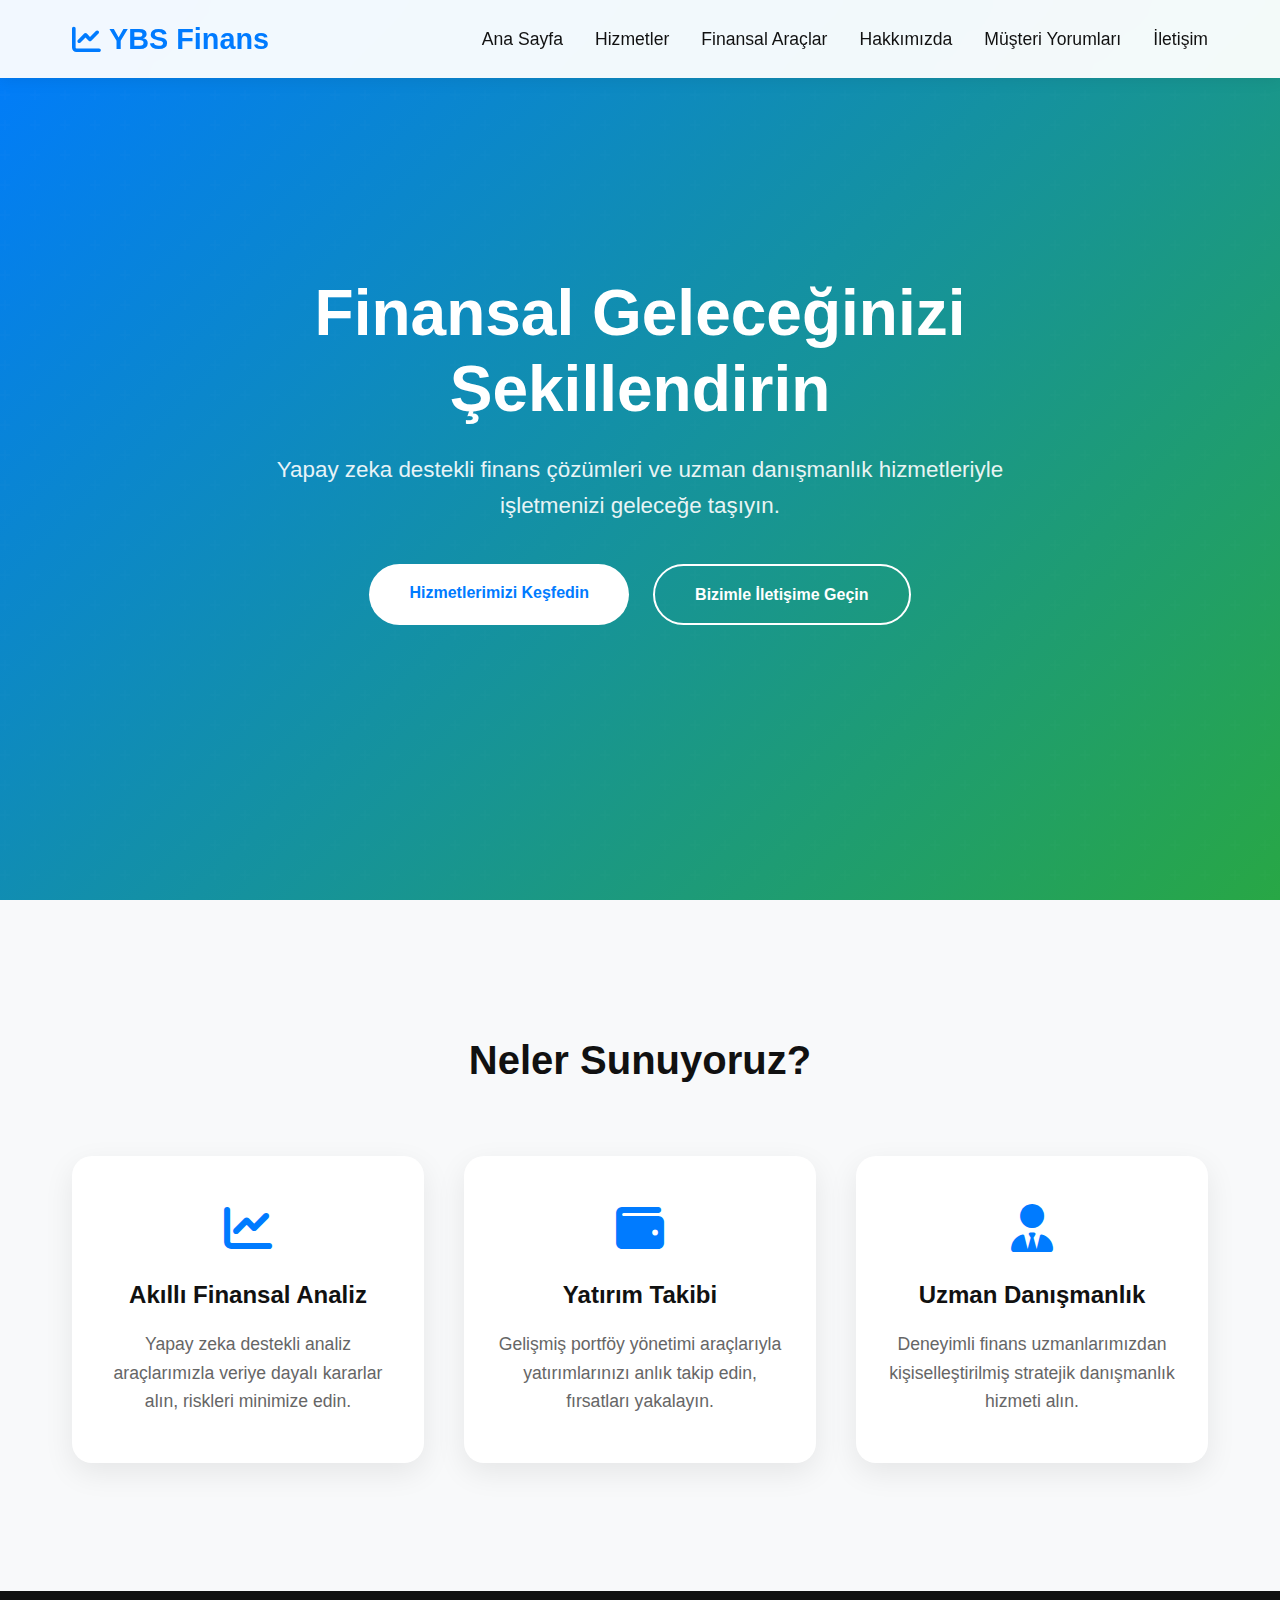
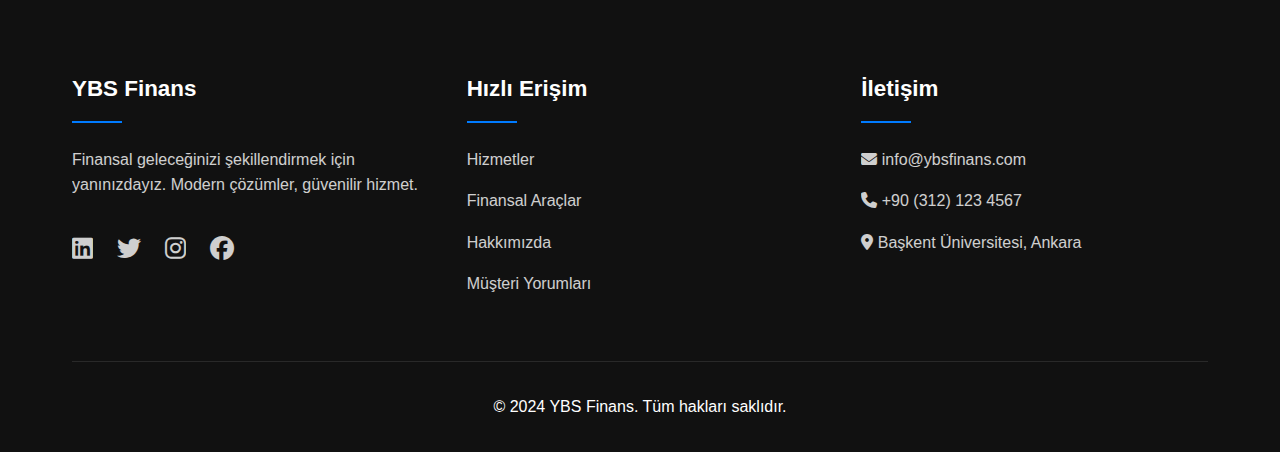
<file: index.html>
<!DOCTYPE html>
<html lang="tr">
<head>
  <meta charset="UTF-8">
  <!-- Sayfanın duyarlı tasarım için viewport ayarı -->
  <meta name="viewport" content="width=device-width, initial-scale=1.0">
  <title>YBS Finans</title>
  <!-- Font Awesome ikon kütüphanesini dahil ediyoruz -->
  <link rel="stylesheet" href="https://cdnjs.cloudflare.com/ajax/libs/font-awesome/6.5.1/css/all.min.css">
  <style>
    /* CSS değişkenleri ile renkler ve temalar tanımlanıyor */
    :root {
      --ana-renk: #007BFF; /* Birincil renk (mavi) */
      --ikincil-renk: #28a745; /* İkincil renk (yeşil) */
      --koyu-renk: #111; /* Koyu renk (genellikle arka plan) */
      --acik-renk: #f8f9fa; /* Açık renk (genellikle arka plan) */
      --gecis: all 0.3s ease; /* Geçiş efekti */
    }

    /* Tüm elemanlar için genel sıfırlama */
    * {
      margin: 0;
      padding: 0;
      box-sizing: border-box;
    }

    /* Sayfa genelinde kullanılacak yazı tipi ve temel renk ayarları */
    body {
      font-family: 'Inter', -apple-system, sans-serif;
      line-height: 1.6;
      color: var(--yazi-renk); /* Genel yazı rengi */
      background-color: var(--acik-renk); /* Sayfanın arka plan rengi */
    }

    /* İçeriğin merkezlenmesi ve maksimum genişlik ayarı */
    .container {
      max-width: 1200px;
      margin: 0 auto;
      padding: 0 2rem;
    }

    /* Navigasyon Çubuğu Stilleri */
    .navbar {
      background: rgba(255, 255, 255, 0.95); /* Yarı saydam beyaz arka plan */
      backdrop-filter: blur(10px); /* Arka plan bulanıklığı */
      position: fixed; /* Sayfanın üst kısmında sabitlenir */
      width: 100%;
      top: 0;
      z-index: 1000; /* Diğer öğelerin üzerinde görünmesini sağlar */
      padding: 1rem 0;
      box-shadow: 0 2px 15px rgba(0, 0, 0, 0.08); /* Hafif gölge efekti */
    }

    /* Navigasyon çubuğu içerisindeki kapsayıcı stili */
    .nav-container {
      display: flex;
      justify-content: space-between;
      align-items: center;
    }

    /* Logo stili */
    .logo {
      font-size: 1.8rem;
      font-weight: 700;
      color: var(--ana-renk); /* Logo rengi */
      text-decoration: none;
      display: flex;
      align-items: center;
      gap: 0.5rem; /* İkon ve metin arasındaki boşluk */
    }

    /* Navigasyon bağlantıları stili */
    .nav-links {
      display: flex;
      gap: 2rem;
      list-style: none;
    }

    /* Navigasyon bağlantılarının genel stili */
    .nav-links a {
      color: var(--koyu-renk);
      text-decoration: none;
      font-weight: 500;
      font-size: 1.1rem;
      padding: 0.5rem 0;
      position: relative;
      transition: var(--gecis);
    }

    /* Navigasyon bağlantılarının altındaki çizgi efekti */
    .nav-links a::after {
      content: '';
      position: absolute;
      bottom: 0;
      left: 0;
      width: 0;
      height: 2px;
      background: var(--ana-renk);
      transition: var(--gecis);
    }

    /* Hover durumunda alt çizgi genişler */
    .nav-links a:hover::after,
    .nav-links .aktif::after {
      width: 100%;
    }

    /* Başlık Bölümü Stilleri */
    .hero {
      min-height: 100vh; /* Görüntü yüksekliği tam ekran */
      background: linear-gradient(135deg, var(--ana-renk), var(--ikincil-renk)); /* Gradient arka plan */
      display: flex;
      align-items: center;
      position: relative;
      overflow: hidden;
    }

    /* Başlık bölümünün arka planına desen eklemek için */
    .hero::before {
      content: '';
      position: absolute;
      width: 100%;
      height: 100%;
      background: url("data:image/svg+xml,%3Csvg width='60' height='60' viewBox='0 0 60 60' xmlns='http://www.w3.org/2000/svg'%3E%3Cg fill='none' fill-rule='evenodd'%3E%3Cg fill='%23ffffff' fill-opacity='0.1'%3E%3Cpath d='M36 34v-4h-2v4h-4v2h4v4h2v-4h4v-2h-4zm0-30V0h-2v4h-4v2h4v4h2V6h4V4h-4zM6 34v-4H4v4H0v2h4v4h2v-4h4v-2H6zM6 4V0H4v4H0v2h4v4h2V6h4V4H6z'/%3E%3C/g%3E%3C/g%3E%3C/svg%3E");
      opacity: 0.1; /* Desenin opaklığı */
    }

    /* Hero içerik stili */
    .hero-content {
      color: white;
      max-width: 800px;
      margin: 0 auto;
      text-align: center;
      padding: 2rem;
      position: relative;
    }

    /* Başlık metni stili ve animasyonu */
    .hero-content h1 {
      font-size: 4rem;
      font-weight: 800;
      margin-bottom: 1.5rem;
      line-height: 1.2;
    }

    /* Açıklama metni stili */
    .hero-content p {
      font-size: 1.4rem;
      margin-bottom: 2.5rem;
      opacity: 0.9;
    }

    /* Butonlar bölümü stili */
    .hero-buttons {
      display: flex;
      gap: 1.5rem;
      justify-content: center;
    }

    /* Genel buton stili */
    .btn {
      padding: 1rem 2.5rem;
      border-radius: 50px;
      font-weight: 600;
      text-decoration: none;
      transition: var(--gecis);
    }

    /* Birincil buton stili */
    .btn-primary {
      background: white;
      color: var(--ana-renk);
    }

    /* İkincil buton stili */
    .btn-secondary {
      background: transparent;
      border: 2px solid white;
      color: white;
    }

    /* Buton hover efekti */
    .btn:hover {
      transform: translateY(-3px);
      box-shadow: 0 10px 20px rgba(0, 0, 0, 0.1);
    }

    /* Özellikler Bölümü Stilleri */
    .features {
      padding: 8rem 0;
      background: var(--acik-renk); /* Açık arka plan rengi */
    }

    /* Bölüm başlığı stili */
    .section-title {
      text-align: center;
      font-size: 2.5rem;
      margin-bottom: 4rem;
      color: var(--koyu-renk);
    }

    /* Özellikler grid düzeni */
    .features-grid {
      display: grid;
      grid-template-columns: repeat(auto-fit, minmax(300px, 1fr));
      gap: 2.5rem;
    }

    /* Her bir özellik kartının stili */
    .feature-card {
      background: white;
      padding: 3rem 2rem;
      border-radius: 20px;
      box-shadow: 0 10px 30px rgba(0,0,0,0.08);
      text-align: center;
      transition: var(--gecis);
      position: relative;
      overflow: hidden;
    }

    /* Özellik kartının üst kısmındaki çizgi efekti */
    .feature-card::before {
      content: '';
      position: absolute;
      top: 0;
      left: 0;
      width: 100%;
      height: 5px;
      background: linear-gradient(to right, var(--ana-renk), var(--ikincil-renk));
      transform: translateY(-100%); /* Başlangıçta çizgi görünmez */
      transition: var(--gecis);
    }

    /* Hover durumunda kart yukarı kayar ve çizgi görünür hale gelir */
    .feature-card:hover {
      transform: translateY(-10px);
    }

    .feature-card:hover::before {
      transform: translateY(0);
    }

    /* Özellik kartındaki ikon stili */
    .feature-card i {
      font-size: 3rem;
      color: var(--ana-renk);
      margin-bottom: 1.5rem;
    }

    /* Özellik kartındaki başlık stili */
    .feature-card h3 {
      font-size: 1.5rem;
      margin-bottom: 1rem;
      color: var(--koyu-renk);
    }

    /* Özellik kartındaki açıklama metni stili */
    .feature-card p {
      color: #666;
      font-size: 1.1rem;
    }

    /* Altbilgi (Footer) Stilleri */
    .footer {
      background: var(--koyu-renk);
      color: white;
      padding: 5rem 0 2rem;
    }

    /* Altbilgi grid düzeni */
    .footer-grid {
      display: grid;
      grid-template-columns: repeat(auto-fit, minmax(250px, 1fr));
      gap: 3rem;
      margin-bottom: 3rem;
    }

    /* Altbilgi kolon başlığı stili */
    .footer-col h3 {
      font-size: 1.4rem;
      margin-bottom: 1.5rem;
      position: relative;
      padding-bottom: 1rem;
    }

    /* Başlık altındaki çizgi efekti */
    .footer-col h3::after {
      content: '';
      position: absolute;
      bottom: 0;
      left: 0;
      width: 50px;
      height: 2px;
      background: var(--ana-renk);
    }

    /* Altbilgi kolonunda yer alan paragraf stili */
    .footer-col p {
      margin-bottom: 1rem;
      opacity: 0.8;
    }

    /* Altbilgi bağlantıları listesi stili */
    .footer-links {
      list-style: none;
    }

    /* Her bir bağlantı listesi öğesi stili */
    .footer-links li {
      margin-bottom: 1rem;
    }

    /* Altbilgi bağlantılarının genel stili */
    .footer-links a {
      color: white;
      text-decoration: none;
      opacity: 0.8;
      transition: var(--gecis);
    }

    /* Hover durumunda bağlantı stili */
    .footer-links a:hover {
      opacity: 1;
      color: var(--ana-renk);
    }

    /* Altbilgi alt kısmı stili */
    .footer-bottom {
      text-align: center;
      padding-top: 2rem;
      border-top: 1px solid rgba(255, 255, 255, 0.1);
    }

    /* Sosyal Medya Bağlantıları Stili */
    .social-links {
      display: flex;
      gap: 1.5rem;
      margin-top: 2rem;
    }

    /* Sosyal medya ikonlarının stili */
    .social-links a {
      color: white;
      font-size: 1.5rem;
      opacity: 0.8;
      transition: var(--gecis);
    }

    /* Hover durumunda ikon stili */
    .social-links a:hover {
      opacity: 1;
      color: var(--ana-renk);
      transform: translateY(-3px);
    }

    /* Duyarlı Tasarım için medya sorguları */
    @media (max-width: 768px) {
      /* Navigasyon bağlantılarını gizler */
      .nav-links {
        display: none;
      }

      /* Hero başlık font boyutunu küçültür */
      .hero-content h1 {
        font-size: 2.5rem;
      }

      /* Hero açıklama font boyutunu küçültür */
      .hero-content p {
        font-size: 1.1rem;
      }

      /* Butonların düzenini dikey yapar */
      .hero-buttons {
        flex-direction: column;
      }

      /* Özellik kartlarının paddingini küçültür */
      .feature-card {
        padding: 2rem 1.5rem;
      }
    }
  </style>
</head>
<body>
  <!-- Navigasyon Çubuğu -->
  <nav class="navbar">
    <div class="container nav-container">
      <!-- Logo ve ana sayfa bağlantısı -->
      <a href="index.html" class="logo">
        <i class="fas fa-chart-line"></i>
        YBS Finans
      </a>
      <!-- Navigasyon bağlantıları -->
      <ul class="nav-links">
        <li><a href="index.html">Ana Sayfa</a></li>
        <li><a href="hizmetler.html">Hizmetler</a></li>
        <li><a href="araclar.html">Finansal Araçlar</a></li>
        <li><a href="hakkimizda.html">Hakkımızda</a></li>
        <li><a href="referanslar.html">Müşteri Yorumları</a></li>
        <li><a href="iletisim.html">İletişim</a></li>
      </ul>
    </div>
  </nav>

  <!-- Hero Bölümü -->
  <section class="hero">
    <div class="container hero-content">
      <h1>Finansal Geleceğinizi Şekillendirin</h1>
      <p>Yapay zeka destekli finans çözümleri ve uzman danışmanlık hizmetleriyle işletmenizi geleceğe taşıyın.</p>
      <div class="hero-buttons">
        <a href="hizmetler.html" class="btn btn-primary">Hizmetlerimizi Keşfedin</a>
        <a href="iletisim.html" class="btn btn-secondary">Bizimle İletişime Geçin</a>
      </div>
    </div>
  </section>

  <!-- Özellikler Bölümü -->
  <section class="features">
    <div class="container">
      <h2 class="section-title">Neler Sunuyoruz?</h2>
      <div class="features-grid">
        <!-- Özellik Kartı 1 -->
        <div class="feature-card">
          <i class="fas fa-chart-line"></i>
          <h3>Akıllı Finansal Analiz</h3>
          <p>Yapay zeka destekli analiz araçlarımızla veriye dayalı kararlar alın, riskleri minimize edin.</p>
        </div>
        <!-- Özellik Kartı 2 -->
        <div class="feature-card">
          <i class="fas fa-wallet"></i>
          <h3>Yatırım Takibi</h3>
          <p>Gelişmiş portföy yönetimi araçlarıyla yatırımlarınızı anlık takip edin, fırsatları yakalayın.</p>
        </div>
        <!-- Özellik Kartı 3 -->
        <div class="feature-card">
          <i class="fas fa-user-tie"></i>
          <h3>Uzman Danışmanlık</h3>
          <p>Deneyimli finans uzmanlarımızdan kişiselleştirilmiş stratejik danışmanlık hizmeti alın.</p>
        </div>
      </div>
    </div>
  </section>

  <!-- Altbilgi (Footer) -->
  <footer class="footer">
    <div class="container">
      <div class="footer-grid">
        <!-- Footer Kolonu 1 -->
        <div class="footer-col">
          <h3>YBS Finans</h3>
          <p>Finansal geleceğinizi şekillendirmek için yanınızdayız. Modern çözümler, güvenilir hizmet.</p>
          <div class="social-links">
            <a href="#"><i class="fab fa-linkedin"></i></a>
            <a href="#"><i class="fab fa-twitter"></i></a>
            <a href="#"><i class="fab fa-instagram"></i></a>
            <a href="#"><i class="fab fa-facebook"></i></a>
          </div>
        </div>
        <!-- Footer Kolonu 2 -->
        <div class="footer-col">
          <h3>Hızlı Erişim</h3>
          <ul class="footer-links">
            <li><a href="hizmetler.html">Hizmetler</a></li>
            <li><a href="araclar.html">Finansal Araçlar</a></li>
            <li><a href="hakkimizda.html">Hakkımızda</a></li>
            <li><a href="referanslar.html">Müşteri Yorumları</a></li>
          </ul>
        </div>
        <!-- Footer Kolonu 3 -->
        <div class="footer-col">
          <h3>İletişim</h3>
          <p><i class="fas fa-envelope"></i> info@ybsfinans.com</p>
          <p><i class="fas fa-phone"></i> +90 (312) 123 4567</p>
          <p><i class="fas fa-map-marker-alt"></i> Başkent Üniversitesi, Ankara</p>
        </div>
      </div>
      <div class="footer-bottom">
        <p>&copy; 2024 YBS Finans. Tüm hakları saklıdır.</p>
      </div>
    </div>
  </footer>

  <script>
    // Navigasyon çubuğu kaydırma efekti
    window.addEventListener("scroll", function () {
      // Navigasyon çubuğunu seçiyoruz
      const navigasyonCubugu = document.querySelector(".navbar");
      // Sayfa kaydırma miktarına göre sınıf ekleme veya kaldırma
      if (window.scrollY > 50) {
        navigasyonCubugu.classList.add("kaydirildi");
      } else {
        navigasyonCubugu.classList.remove("kaydirildi");
      }
    });
  </script>
</body>
</html>
</file>
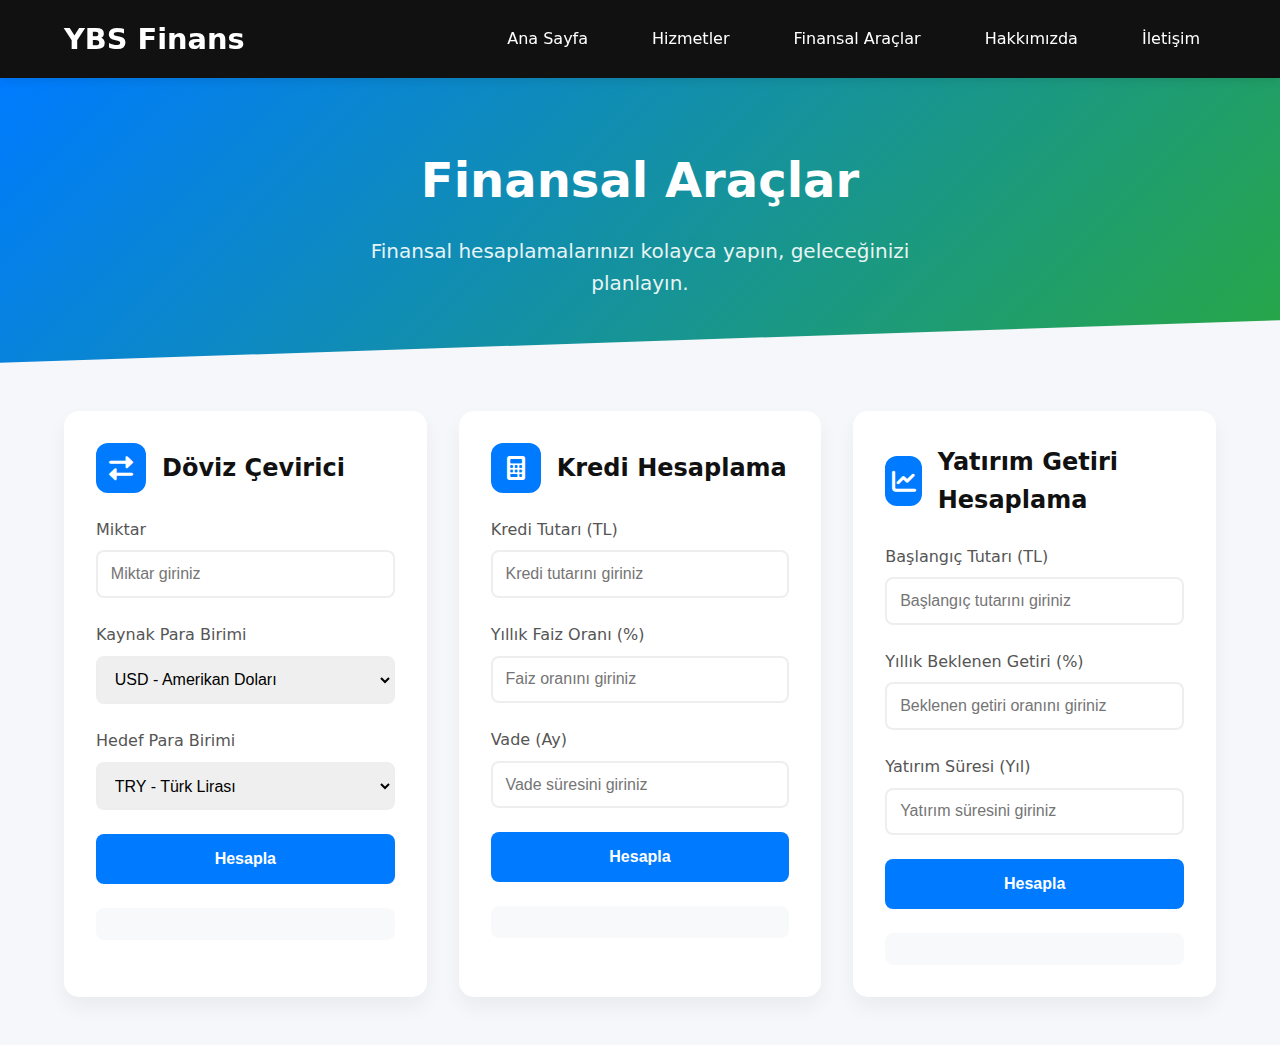
<file: araclar.html>
<!DOCTYPE html>
<html lang="tr">
<head>
  <meta charset="UTF-8">
  <!-- Sayfanın duyarlı tasarım için viewport ayarı -->
  <meta name="viewport" content="width=device-width, initial-scale=1.0">
  <title>Finansal Araçlar - YBS Finans</title>
  <!-- Font Awesome ikon kütüphanesini dahil ediyoruz -->
  <link href="https://cdnjs.cloudflare.com/ajax/libs/font-awesome/6.0.0/css/all.min.css" rel="stylesheet">
  <style>
    /* CSS değişkenleri ile renkler ve temalar tanımlanıyor */
    :root {
      --ana-renk: #007BFF; /* Birincil renk */
      --ikincil-renk: #28a745; /* İkincil renk */
      --koyu-renk: #111; /* Koyu renk */
      --acik-renk: #f8f9fa; /* Açık renk */
      --gecis: all 0.3s ease; /* Geçiş efekti */
    }

    /* Sayfa genelindeki margin ve padding sıfırlanır, box-sizing belirlenir */
    * {
      margin: 0;
      padding: 0;
      box-sizing: border-box;
    }

    /* Sayfanın genel yazı tipi ve renk ayarları */
    body {
      font-family: 'Segoe UI', system-ui, sans-serif;
      margin: 0;
      padding: 0;
      background-color: #f5f7fa; /* Sayfanın arka plan rengi */
      color: #333; /* Genel yazı rengi */
      line-height: 1.6;
    }

    /* İçeriğin merkezlenmesi ve maksimum genişlik ayarı */
    .kapsayici {
      width: 90%;
      max-width: 1200px;
      margin: auto;
      padding: 0 2rem;
    }

    /* Navigasyon Çubuğu Stilleri */
    .navigasyon-cubugu {
      background-color: var(--koyu-renk);
      box-shadow: 0 2px 10px rgba(0,0,0,0.1);
      position: sticky;
      top: 0;
      z-index: 1000;
    }

    /* Navigasyon çubuğu içerisindeki kapsayıcı stili */
    .navigasyon-cubugu .kapsayici {
      display: flex;
      justify-content: space-between;
      align-items: center;
      padding: 1rem 0;
    }

    /* Logo stili */
    .logo {
      font-size: 1.8rem;
      font-weight: 700;
      color: #fff;
      text-decoration: none;
      transition: var(--gecis);
    }

    /* Navigasyon bağlantıları stili */
    .navigasyon-baglanti {
      display: flex;
      gap: 2rem;
      list-style: none;
      margin: 0;
      padding: 0;
    }

    /* Navigasyon bağlantılarının genel stili */
    .navigasyon-baglanti a {
      color: #fff;
      text-decoration: none;
      font-weight: 500;
      transition: var(--gecis);
      padding: 0.5rem 1rem;
      border-radius: 5px;
    }

    /* Navigasyon bağlantılarının üzerine gelindiğinde arka plan rengi değişir */
    .navigasyon-baglanti a:hover {
      background-color: rgba(255,255,255,0.1);
    }

    /* Başlık Bölümü Stilleri */
    .araclar-kahraman {
      background: linear-gradient(135deg, var(--ana-renk), var(--ikincil-renk));
      color: #fff;
      padding: 4rem 0;
      text-align: center;
      clip-path: polygon(0 0, 100% 0, 100% 85%, 0 100%);
    }

    /* Başlık bölümündeki başlık metni stili ve animasyonu */
    .araclar-kahraman h1 {
      font-size: 3rem;
      margin-bottom: 1rem;
      animation: fadeInUp 0.8s ease;
    }

    /* Başlık altındaki açıklama metni stili ve animasyonu */
    .araclar-kahraman p {
      font-size: 1.25rem;
      opacity: 0.9;
      max-width: 600px;
      margin: 0 auto;
      animation: fadeInUp 1s ease;
    }

    /* Finansal Araçlar İçeriği Stilleri */
    .araclar-ag {
      display: grid;
      grid-template-columns: repeat(auto-fit, minmax(300px, 1fr));
      gap: 2rem;
      padding: 3rem 0;
    }

    /* Her bir finansal aracın kart stili */
    .arac-karti {
      background: #fff;
      border-radius: 15px;
      box-shadow: 0 10px 20px rgba(0,0,0,0.05);
      padding: 2rem;
      transition: var(--gecis);
    }

    /* Kart üzerine gelindiğinde hafif yukarı kayma ve gölge efekti */
    .arac-karti:hover {
      transform: translateY(-5px);
      box-shadow: 0 15px 30px rgba(0,0,0,0.1);
    }

    /* Kart başlığı ve ikonu için üst kısım */
    .arac-basligi {
      display: flex;
      align-items: center;
      margin-bottom: 1.5rem;
    }

    /* Karttaki ikonun stili */
    .arac-ikon {
      width: 50px;
      height: 50px;
      background: var(--ana-renk);
      border-radius: 12px;
      display: flex;
      align-items: center;
      justify-content: center;
      margin-right: 1rem;
    }

    /* İkon içindeki Font Awesome ikon stili */
    .arac-ikon i {
      color: #fff;
      font-size: 1.5rem;
    }

    /* Araç başlık metni stili */
    .arac-baslik {
      font-size: 1.5rem;
      margin: 0;
      color: var(--koyu-renk);
    }

    /* Giriş grubu stili */
    .input-grubu {
      margin-bottom: 1.5rem;
    }

    /* Giriş grubu içindeki etiket stili */
    .input-grubu label {
      display: block;
      margin-bottom: 0.5rem;
      color: #555;
      font-weight: 500;
    }

    /* Giriş alanlarının genel stili */
    .input-alani {
      width: 100%;
      padding: 0.8rem;
      border: 2px solid #eee;
      border-radius: 8px;
      font-size: 1rem;
      transition: var(--gecis);
    }

    /* Giriş alanına odaklanıldığında border rengi değişir */
    .input-alani:focus {
      border-color: var(--ana-renk);
      outline: none;
    }

    /* Buton stili */
    .buton {
      width: 100%;
      padding: 1rem;
      border: none;
      border-radius: 8px;
      background: var(--ana-renk);
      color: #fff;
      font-size: 1rem;
      font-weight: 600;
      cursor: pointer;
      transition: var(--gecis);
    }

    /* Buton üzerine gelindiğinde arka plan rengi koyulaşır */
    .buton:hover {
      background: #0056b3;
    }

    /* Sonuç bölümü stili */
    .sonuc {
      margin-top: 1.5rem;
      padding: 1rem;
      background: var(--acik-renk);
      border-radius: 8px;
      text-align: center;
      font-weight: 500;
    }

    /* Animasyon tanımları */
    @keyframes fadeInUp {
      from {
        opacity: 0;
        transform: translateY(20px);
      }
      to {
        opacity: 1;
        transform: translateY(0);
      }
    }

    /* Duyarlı Tasarım için medya sorguları */
    @media (max-width: 768px) {
      /* Başlık bölümündeki başlık font boyutunu küçültür */
      .araclar-kahraman h1 {
        font-size: 2rem;
      }

      /* Navigasyon bağlantılarını gizler */
      .navigasyon-baglanti {
        display: none;
      }

      /* Mobil menü butonunu gösterir */
      .mobil-menu-butonu {
        display: block;
      }
    }
  </style>
</head>
<body>
  <!-- Navigasyon Çubuğu -->
  <header class="navigasyon-cubugu">
    <div class="kapsayici">
      <!-- Logo ve ana sayfa bağlantısı -->
      <a href="index.html" class="logo">YBS Finans</a>
      <!-- Navigasyon bağlantıları -->
      <nav>
        <ul class="navigasyon-baglanti">
          <li><a href="index.html">Ana Sayfa</a></li>
          <li><a href="hizmetler.html">Hizmetler</a></li>
          <li><a href="araclar.html" class="aktif">Finansal Araçlar</a></li>
          <li><a href="hakkimizda.html">Hakkımızda</a></li>
          <li><a href="iletisim.html">İletişim</a></li>
        </ul>
      </nav>
    </div>
  </header>

  <!-- Finansal Araçlar Başlık Bölümü -->
  <section class="araclar-kahraman">
    <div class="kapsayici">
      <h1>Finansal Araçlar</h1>
      <p>Finansal hesaplamalarınızı kolayca yapın, geleceğinizi planlayın.</p>
    </div>
  </section>

  <!-- Finansal Araçlar İçeriği -->
  <main class="kapsayici araclar-ag">
    <!-- Döviz Çevirici Aracı -->
    <div class="arac-karti">
      <div class="arac-basligi">
        <div class="arac-ikon">
          <i class="fas fa-exchange-alt"></i>
        </div>
        <h2 class="arac-baslik">Döviz Çevirici</h2>
      </div>
      <div class="input-grubu">
        <label>Miktar</label>
        <input type="number" id="miktar" class="input-alani" placeholder="Miktar giriniz">
      </div>
      <div class="input-grubu">
        <label>Kaynak Para Birimi</label>
        <select id="kaynak-para-birimi" class="input-alani">
          <option value="USD">USD - Amerikan Doları</option>
          <option value="EUR">EUR - Euro</option>
          <option value="TRY">TRY - Türk Lirası</option>
          <option value="GBP">GBP - İngiliz Sterlini</option>
          <option value="JPY">JPY - Japon Yeni</option>
        </select>
      </div>
      <div class="input-grubu">
        <label>Hedef Para Birimi</label>
        <select id="hedef-para-birimi" class="input-alani">
          <option value="TRY">TRY - Türk Lirası</option>
          <option value="USD">USD - Amerikan Doları</option>
          <option value="EUR">EUR - Euro</option>
          <option value="GBP">GBP - İngiliz Sterlini</option>
          <option value="JPY">JPY - Japon Yeni</option>
        </select>
      </div>
      <button onclick="convertCurrency()" class="buton">Hesapla</button>
      <div id="sonuc" class="sonuc"></div>
    </div>

    <!-- Kredi Hesaplama Aracı -->
    <div class="arac-karti">
      <div class="arac-basligi">
        <div class="arac-ikon">
          <i class="fas fa-calculator"></i>
        </div>
        <h2 class="arac-baslik">Kredi Hesaplama</h2>
      </div>
      <div class="input-grubu">
        <label>Kredi Tutarı (TL)</label>
        <input type="number" id="kredi-tutari" class="input-alani" placeholder="Kredi tutarını giriniz">
      </div>
      <div class="input-grubu">
        <label>Yıllık Faiz Oranı (%)</label>
        <input type="number" id="faiz-orani" class="input-alani" placeholder="Faiz oranını giriniz">
      </div>
      <div class="input-grubu">
        <label>Vade (Ay)</label>
        <input type="number" id="vade" class="input-alani" placeholder="Vade süresini giriniz">
      </div>
      <button onclick="calculateLoan()" class="buton">Hesapla</button>
      <div id="kredi-sonucu" class="sonuc"></div>
    </div>

    <!-- Yatırım Getiri Hesaplama Aracı -->
    <div class="arac-karti">
      <div class="arac-basligi">
        <div class="arac-ikon">
          <i class="fas fa-chart-line"></i>
        </div>
        <h2 class="arac-baslik">Yatırım Getiri Hesaplama</h2>
      </div>
      <div class="input-grubu">
        <label>Başlangıç Tutarı (TL)</label>
        <input type="number" id="baslangic-tutari" class="input-alani" placeholder="Başlangıç tutarını giriniz">
      </div>
      <div class="input-grubu">
        <label>Yıllık Beklenen Getiri (%)</label>
        <input type="number" id="beklenen-getiri" class="input-alani" placeholder="Beklenen getiri oranını giriniz">
      </div>
      <div class="input-grubu">
        <label>Yatırım Süresi (Yıl)</label>
        <input type="number" id="yatirim-suresi" class="input-alani" placeholder="Yatırım süresini giriniz">
      </div>
      <button onclick="calculateInvestment()" class="buton">Hesapla</button>
      <div id="yatirim-sonucu" class="sonuc"></div>
    </div>
  </main>

  <!-- JavaScript Fonksiyonları -->
  <script>
    // Döviz kurlarını tanımlıyoruz
    const dovizKurlari = {
      USD: { TRY: 31.5, EUR: 0.92, GBP: 0.79, JPY: 150.50 },
      EUR: { TRY: 34.2, USD: 1.09, GBP: 0.86, JPY: 163.85 },
      TRY: { USD: 0.032, EUR: 0.029, GBP: 0.025, JPY: 4.79 },
      GBP: { USD: 1.27, EUR: 1.16, TRY: 39.8, JPY: 190.52 },
      JPY: { USD: 0.0066, EUR: 0.0061, GBP: 0.0052, TRY: 0.21 }
    };

    // Döviz Çevirici Fonksiyonu
    function convertCurrency() {
      // Kullanıcıdan alınan miktar ve para birimlerini alıyoruz
      const miktar = parseFloat(document.getElementById("miktar").value);
      const kaynakParaBirimi = document.getElementById("kaynak-para-birimi").value;
      const hedefParaBirimi = document.getElementById("hedef-para-birimi").value;

      // Miktarın geçerli olup olmadığını kontrol ediyoruz
      if (isNaN(miktar)) {
        document.getElementById("sonuc").innerHTML = "Lütfen geçerli bir miktar giriniz";
        return;
      }

      // Kaynak ve hedef para birimi aynıysa doğrudan sonucu gösteriyoruz
      if (kaynakParaBirimi === hedefParaBirimi) {
        document.getElementById("sonuc").innerHTML = `${miktar.toFixed(2)} ${kaynakParaBirimi}`;
        return;
      }

      // Döviz kurunu alıyoruz ve çeviriyi hesaplıyoruz
      const kur = dovizKurlari[kaynakParaBirimi][hedefParaBirimi];
      const sonuc = miktar * kur;
      document.getElementById("sonuc").innerHTML = `${miktar.toFixed(2)} ${kaynakParaBirimi} = ${sonuc.toFixed(2)} ${hedefParaBirimi}`;
    }

    // Kredi Hesaplama Fonksiyonu
    function calculateLoan() {
      // Kullanıcıdan alınan kredi tutarı, faiz oranı ve vade süresini alıyoruz
      const krediTutari = parseFloat(document.getElementById("kredi-tutari").value);
      const faizOrani = parseFloat(document.getElementById("faiz-orani").value);
      const vade = parseInt(document.getElementById("vade").value);

      // Girişlerin geçerli olup olmadığını kontrol ediyoruz
      if (isNaN(krediTutari) || isNaN(faizOrani) || isNaN(vade)) {
        document.getElementById("kredi-sonucu").innerHTML = "Lütfen tüm alanları doldurun";
        return;
      }

      // Aylık faiz oranını hesaplıyoruz
      const aylikFaizOrani = faizOrani / 12 / 100;
      // Aylık ödemeyi hesaplıyoruz
      const aylikOdeme = (krediTutari * aylikFaizOrani * Math.pow(1 + aylikFaizOrani, vade)) / 
                          (Math.pow(1 + aylikFaizOrani, vade) - 1);
      // Toplam ödemeyi ve toplam faizi hesaplıyoruz
      const toplamOdeme = aylikOdeme * vade;
      const toplamFaiz = toplamOdeme - krediTutari;

      // Sonuçları kullanıcıya gösteriyoruz
      document.getElementById("kredi-sonucu").innerHTML = `
        Aylık Ödeme: ${aylikOdeme.toFixed(2)} TL<br>
        Toplam Ödeme: ${toplamOdeme.toFixed(2)} TL<br>
        Toplam Faiz: ${toplamFaiz.toFixed(2)} TL
      `;
    }

    // Yatırım Getiri Hesaplama Fonksiyonu
    function calculateInvestment() {
      // Kullanıcıdan alınan başlangıç tutarı, beklenen getiri oranı ve yatırım süresini alıyoruz
      const baslangicTutari = parseFloat(document.getElementById("baslangic-tutari").value);
      const beklenenGetiriOrani = parseFloat(document.getElementById("beklenen-getiri").value);
      const yatirimSuresi = parseInt(document.getElementById("yatirim-suresi").value);

      // Girişlerin geçerli olup olmadığını kontrol ediyoruz
      if (isNaN(baslangicTutari) || isNaN(beklenenGetiriOrani) || isNaN(yatirimSuresi)) {
        document.getElementById("yatirim-sonucu").innerHTML = "Lütfen tüm alanları doldurun";
        return;
      }

      // Yatırımın son halini ve toplam kazancı hesaplıyoruz
      const finalTutari = baslangicTutari * Math.pow(1 + beklenenGetiriOrani / 100, yatirimSuresi);
      const toplamKazanc = finalTutari - baslangicTutari;

      // Sonuçları kullanıcıya gösteriyoruz
      document.getElementById("yatirim-sonucu").innerHTML = `
        Toplam Tutar: ${finalTutari.toFixed(2)} TL<br>
        Toplam Kazanç: ${toplamKazanc.toFixed(2)} TL
      `;
    }
  </script>
</body>
</html>
</file>
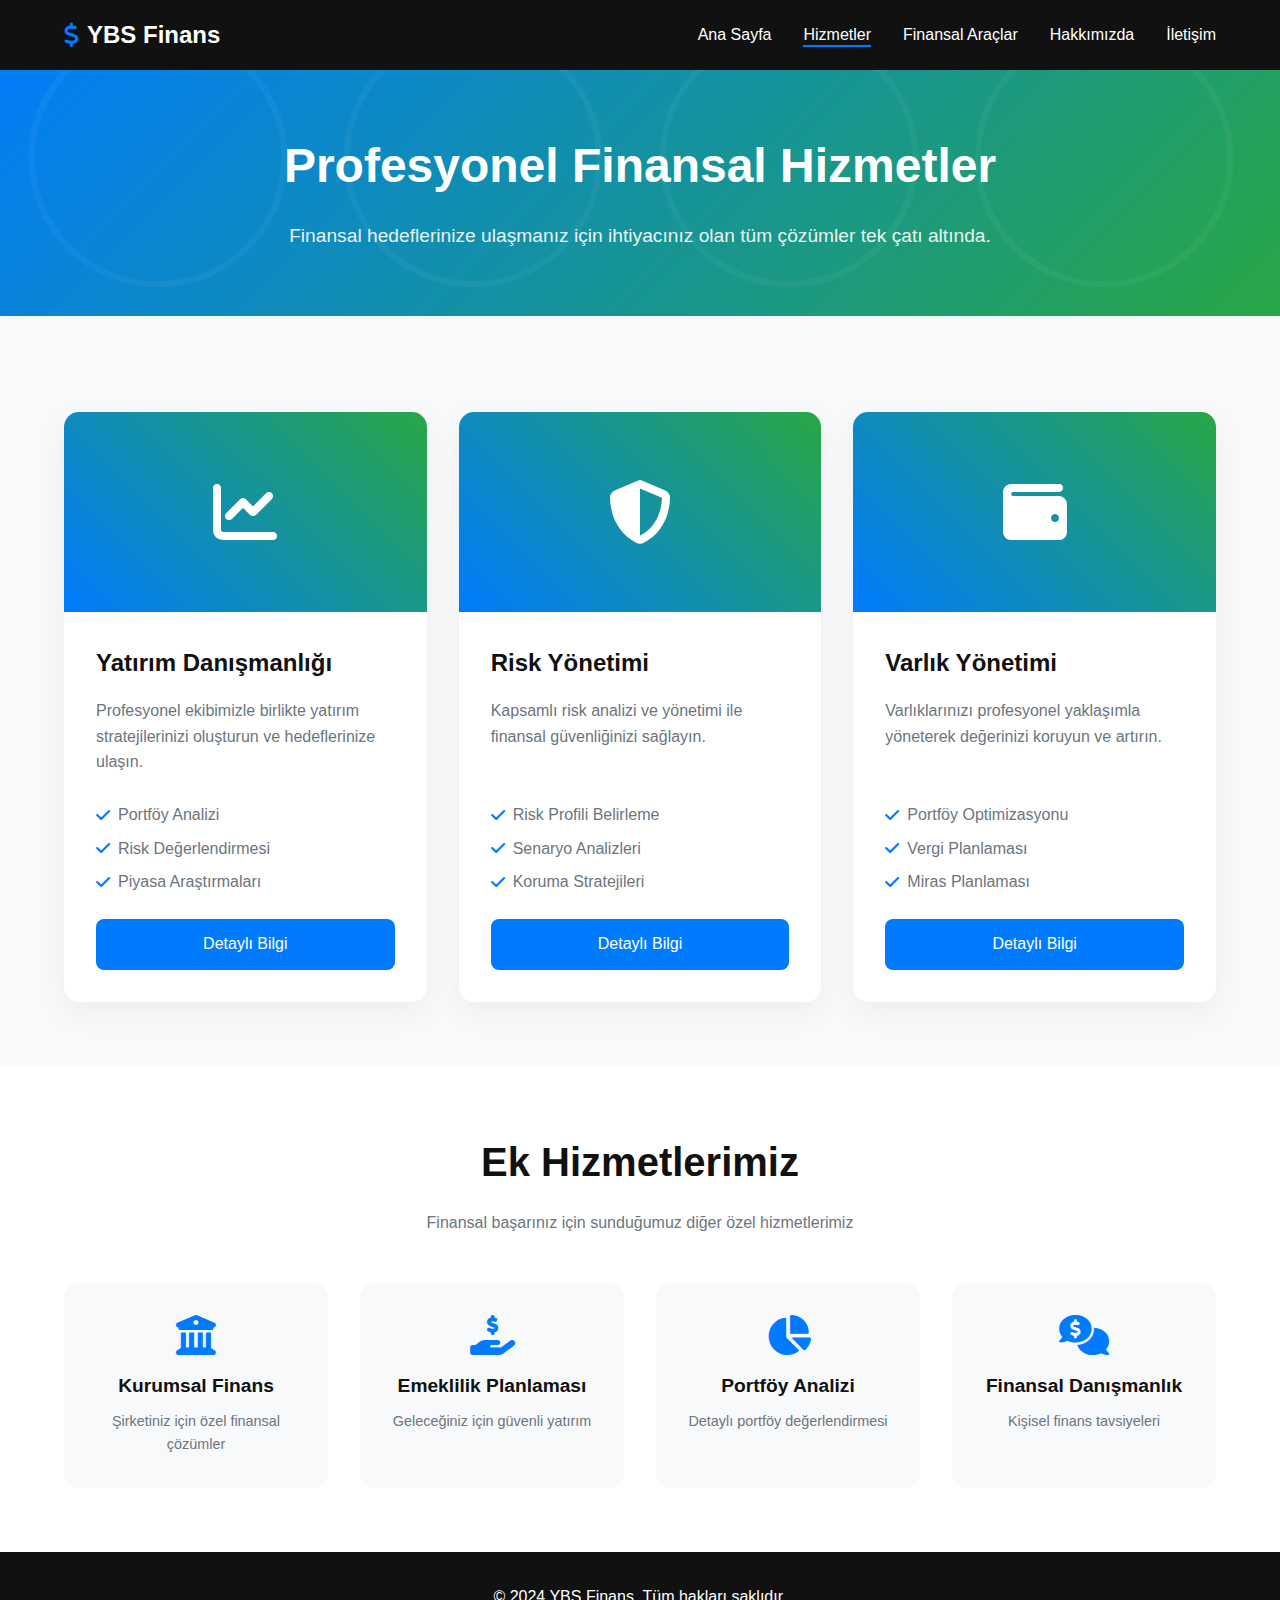
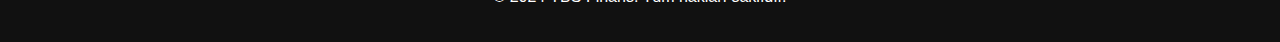
<file: hizmetler.html>
<!DOCTYPE html>
<html lang="tr">
<head>
  <meta charset="UTF-8">
  <meta name="viewport" content="width=device-width, initial-scale=1.0">
  <title>Hizmetlerimiz - YBS Finans</title>
  <link rel="stylesheet" href="https://cdnjs.cloudflare.com/ajax/libs/font-awesome/6.5.1/css/all.min.css">
  <style>
    :root {
      --primary: #007BFF;
      --primary-dark: #0056b3;
      --secondary: #28a745;
      --dark: #111;
      --light: #f8f9fa;
      --gray: #6c757d;
    }

    * {
      margin: 0;
      padding: 0;
      box-sizing: border-box;
    }

    body {
      font-family: 'Inter', -apple-system, sans-serif;
      line-height: 1.6;
      background: var(--light);
    }

    .container {
      max-width: 1200px;
      margin: 0 auto;
      padding: 0 1.5rem;
    }

    /* Navbar */
    .navbar {
      background: var(--dark);
      padding: 1rem 0;
      position: fixed;
      width: 100%;
      top: 0;
      z-index: 1000;
    }

    .navbar .container {
      display: flex;
      justify-content: space-between;
      align-items: center;
    }

    .logo {
      color: #fff;
      text-decoration: none;
      font-size: 1.5rem;
      font-weight: 700;
      display: flex;
      align-items: center;
      gap: 0.5rem;
    }

    .logo i {
      color: var(--primary);
    }

    .nav-links {
      display: flex;
      gap: 2rem;
      list-style: none;
    }

    .nav-links a {
      color: #fff;
      text-decoration: none;
      font-weight: 500;
      transition: color 0.3s;
      position: relative;
    }

    .nav-links a::after {
      content: '';
      position: absolute;
      width: 0;
      height: 2px;
      bottom: -4px;
      left: 0;
      background-color: var(--primary);
      transition: width 0.3s;
    }

    .nav-links a:hover::after,
    .nav-links .active::after {
      width: 100%;
    }

    /* Hero Section */
    .services-hero {
      background: linear-gradient(135deg, var(--primary), var(--secondary));
      padding: 8rem 0 4rem;
      color: #fff;
      position: relative;
      overflow: hidden;
    }

    .services-hero::before {
      content: '';
      position: absolute;
      width: 100%;
      height: 100%;
      top: 0;
      left: 0;
      background: url('data:image/svg+xml,<svg xmlns="http://www.w3.org/2000/svg" viewBox="0 0 100 100"><circle cx="50" cy="50" r="40" fill="none" stroke="rgba(255,255,255,0.1)" stroke-width="2"/></svg>') repeat;
      opacity: 0.4;
    }

    .hero-content {
      position: relative;
      z-index: 1;
      text-align: center;
      max-width: 800px;
      margin: 0 auto;
    }

    .hero-content h1 {
      font-size: 3rem;
      margin-bottom: 1rem;
      font-weight: 800;
    }

    .hero-content p {
      font-size: 1.2rem;
      opacity: 0.9;
    }

    /* Services Section */
    .services-section {
      padding: 4rem 0;
    }

    .services-grid {
      display: grid;
      grid-template-columns: repeat(3, 1fr);
      gap: 2rem;
      margin-top: 2rem;
    }

    .service-card {
      background: #fff;
      border-radius: 15px;
      overflow: hidden;
      box-shadow: 0 10px 30px rgba(0,0,0,0.05);
      transition: transform 0.3s, box-shadow 0.3s;
    }

    .service-card:hover {
      transform: translateY(-10px);
      box-shadow: 0 15px 40px rgba(0,0,0,0.1);
    }

    .service-image {
      height: 200px;
      background: linear-gradient(45deg, var(--primary), var(--secondary));
      display: flex;
      align-items: center;
      justify-content: center;
    }

    .service-image i {
      font-size: 4rem;
      color: #fff;
    }

    .service-content {
      padding: 2rem;
    }

    .service-content h3 {
      font-size: 1.5rem;
      margin-bottom: 1rem;
      color: var(--dark);
    }

    .service-content p {
      color: var(--gray);
      margin-bottom: 1.5rem;
      min-height: 80px;
    }

    .service-features {
      list-style: none;
      margin-bottom: 1.5rem;
    }

    .service-features li {
      display: flex;
      align-items: center;
      gap: 0.5rem;
      margin-bottom: 0.5rem;
      color: var(--gray);
    }

    .service-features i {
      color: var(--primary);
    }

    .service-btn {
      display: inline-block;
      padding: 0.8rem 1.5rem;
      background: var(--primary);
      color: #fff;
      text-decoration: none;
      border-radius: 8px;
      transition: all 0.3s;
      text-align: center;
      width: 100%;
    }

    .service-btn:hover {
      background: var(--primary-dark);
      transform: translateY(-2px);
    }

    /* Additional Services */
    .additional-services {
      padding: 4rem 0;
      background: #fff;
    }

    .section-title {
      text-align: center;
      margin-bottom: 3rem;
    }

    .section-title h2 {
      font-size: 2.5rem;
      color: var(--dark);
      margin-bottom: 1rem;
    }

    .section-title p {
      color: var(--gray);
      max-width: 600px;
      margin: 0 auto;
    }

    .features-grid {
      display: grid;
      grid-template-columns: repeat(4, 1fr);
      gap: 2rem;
    }

    .feature-item {
      text-align: center;
      padding: 2rem;
      border-radius: 15px;
      background: var(--light);
      transition: transform 0.3s;
    }

    .feature-item:hover {
      transform: translateY(-5px);
    }

    .feature-item i {
      font-size: 2.5rem;
      color: var(--primary);
      margin-bottom: 1rem;
    }

    .feature-item h4 {
      font-size: 1.2rem;
      margin-bottom: 0.5rem;
      color: var(--dark);
    }

    .feature-item p {
      color: var(--gray);
      font-size: 0.9rem;
    }

    /* Footer */
    .footer {
      background: var(--dark);
      color: #fff;
      padding: 2rem 0;
      text-align: center;
    }

    @media (max-width: 992px) {
      .services-grid {
        grid-template-columns: repeat(2, 1fr);
      }
      .features-grid {
        grid-template-columns: repeat(2, 1fr);
      }
    }

    @media (max-width: 768px) {
      .services-grid {
        grid-template-columns: 1fr;
      }
      .nav-links {
        display: none;
      }
    }
  </style>
</head>
<body>
  <nav class="navbar">
    <div class="container">
      <a href="index.html" class="logo">
        <i class="fas fa-dollar-sign"></i>
        YBS Finans
      </a>
      <ul class="nav-links">
        <li><a href="index.html">Ana Sayfa</a></li>
        <li><a href="hizmetler.html" class="active">Hizmetler</a></li>
        <li><a href="araclar.html">Finansal Araçlar</a></li>
        <li><a href="hakkimizda.html">Hakkımızda</a></li>
        <li><a href="iletisim.html">İletişim</a></li>
      </ul>
    </div>
  </nav>

  <section class="services-hero">
    <div class="container">
      <div class="hero-content">
        <h1>Profesyonel Finansal Hizmetler</h1>
        <p>Finansal hedeflerinize ulaşmanız için ihtiyacınız olan tüm çözümler tek çatı altında.</p>
      </div>
    </div>
  </section>

  <section class="services-section">
    <div class="container">
      <div class="services-grid">
        <div class="service-card">
          <div class="service-image">
            <i class="fas fa-chart-line"></i>
          </div>
          <div class="service-content">
            <h3>Yatırım Danışmanlığı</h3>
            <p>Profesyonel ekibimizle birlikte yatırım stratejilerinizi oluşturun ve hedeflerinize ulaşın.</p>
            <ul class="service-features">
              <li><i class="fas fa-check"></i> Portföy Analizi</li>
              <li><i class="fas fa-check"></i> Risk Değerlendirmesi</li>
              <li><i class="fas fa-check"></i> Piyasa Araştırmaları</li>
            </ul>
            <a href="iletisim.html" class="service-btn">Detaylı Bilgi</a>
          </div>
        </div>

        <div class="service-card">
          <div class="service-image">
            <i class="fas fa-shield-alt"></i>
          </div>
          <div class="service-content">
            <h3>Risk Yönetimi</h3>
            <p>Kapsamlı risk analizi ve yönetimi ile finansal güvenliğinizi sağlayın.</p>
            <ul class="service-features">
              <li><i class="fas fa-check"></i> Risk Profili Belirleme</li>
              <li><i class="fas fa-check"></i> Senaryo Analizleri</li>
              <li><i class="fas fa-check"></i> Koruma Stratejileri</li>
            </ul>
            <a href="iletisim.html" class="service-btn">Detaylı Bilgi</a>
          </div>
        </div>

        <div class="service-card">
          <div class="service-image">
            <i class="fas fa-wallet"></i>
          </div>
          <div class="service-content">
            <h3>Varlık Yönetimi</h3>
            <p>Varlıklarınızı profesyonel yaklaşımla yöneterek değerinizi koruyun ve artırın.</p>
            <ul class="service-features">
              <li><i class="fas fa-check"></i> Portföy Optimizasyonu</li>
              <li><i class="fas fa-check"></i> Vergi Planlaması</li>
              <li><i class="fas fa-check"></i> Miras Planlaması</li>
            </ul>
            <a href="iletisim.html" class="service-btn">Detaylı Bilgi</a>
          </div>
        </div>
      </div>
    </div>
  </section>

  <section class="additional-services">
    <div class="container">
      <div class="section-title">
        <h2>Ek Hizmetlerimiz</h2>
        <p>Finansal başarınız için sunduğumuz diğer özel hizmetlerimiz</p>
      </div>
      <div class="features-grid">
        <div class="feature-item">
          <i class="fas fa-university"></i>
          <h4>Kurumsal Finans</h4>
          <p>Şirketiniz için özel finansal çözümler</p>
        </div>
        <div class="feature-item">
          <i class="fas fa-hand-holding-usd"></i>
          <h4>Emeklilik Planlaması</h4>
          <p>Geleceğiniz için güvenli yatırım</p>
        </div>
        <div class="feature-item">
          <i class="fas fa-chart-pie"></i>
          <h4>Portföy Analizi</h4>
          <p>Detaylı portföy değerlendirmesi</p>
        </div>
        <div class="feature-item">
          <i class="fas fa-comments-dollar"></i>
          <h4>Finansal Danışmanlık</h4>
          <p>Kişisel finans tavsiyeleri</p>
        </div>
      </div>
    </div>
  </section>

  <footer class="footer">
    <div class="container">
      <p>&copy; 2024 YBS Finans. Tüm hakları saklıdır.</p>
    </div>
  </footer>
</body>
</html>
</file>
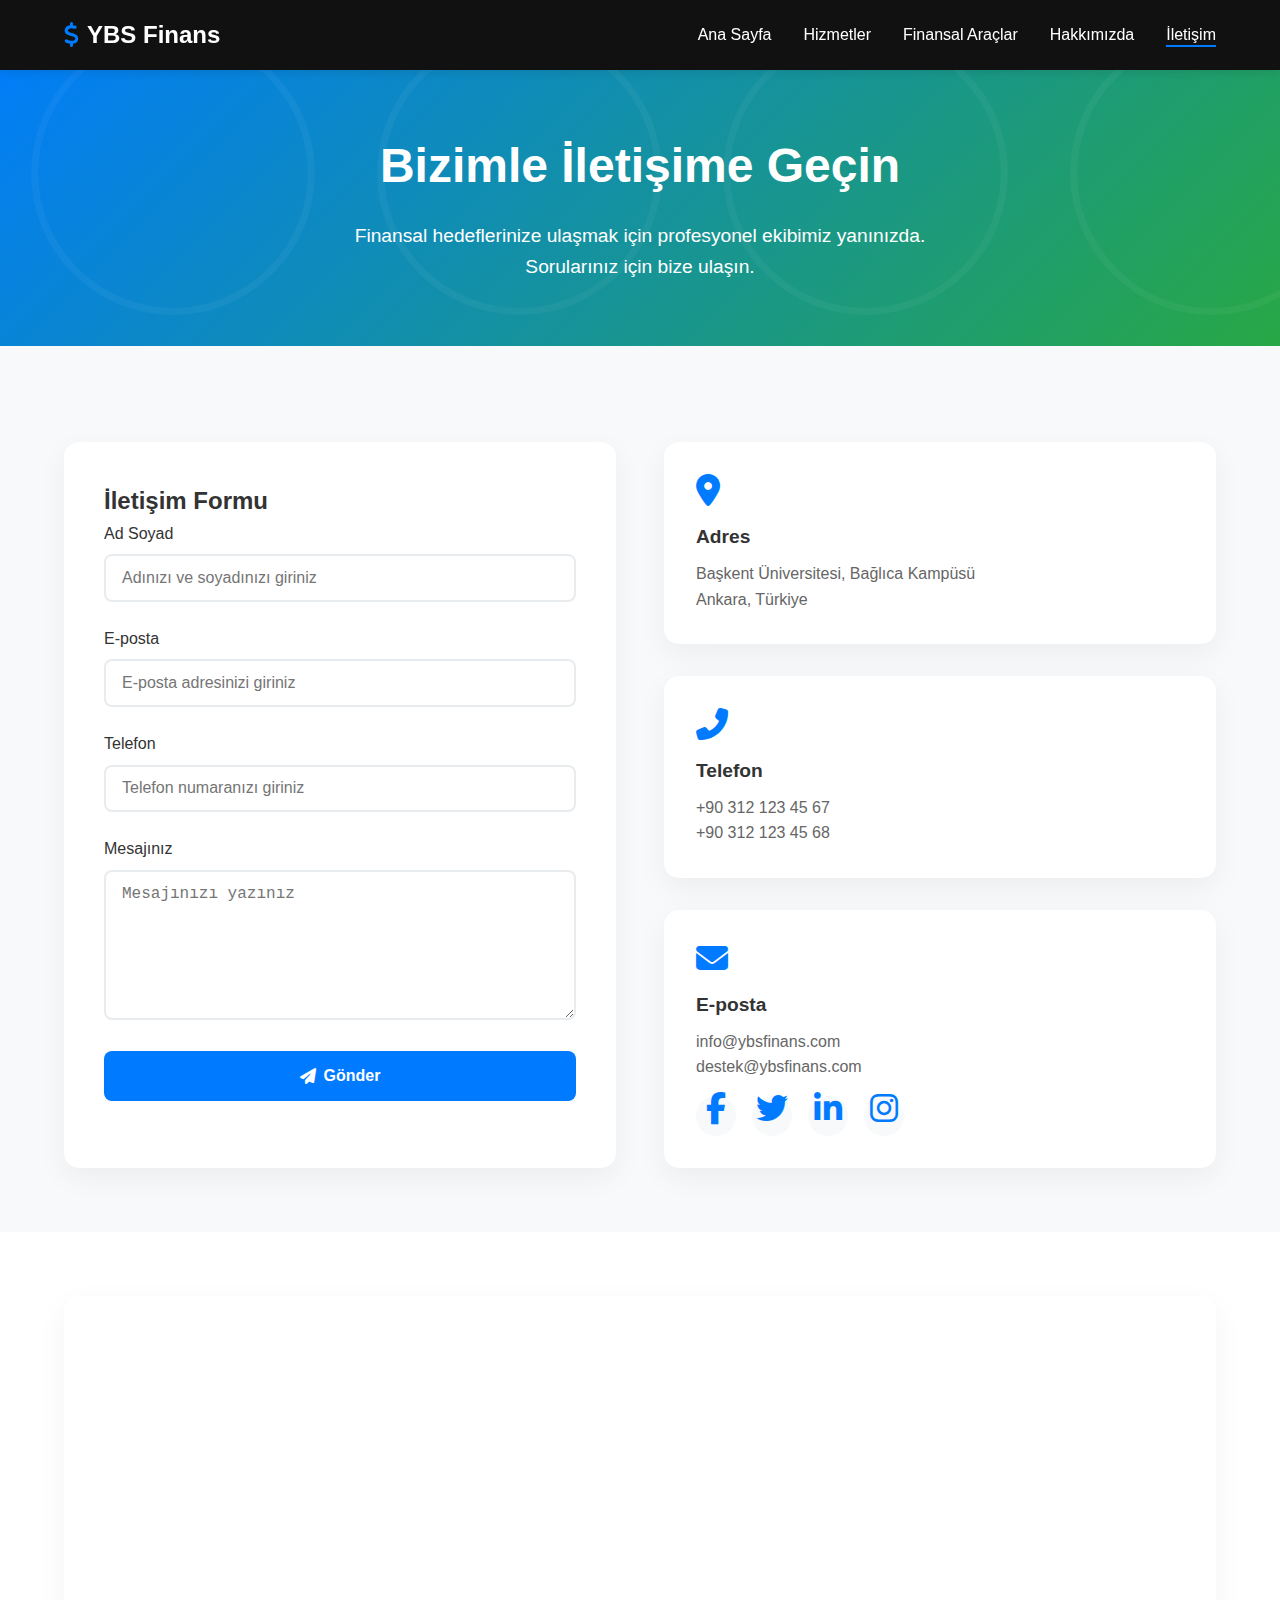
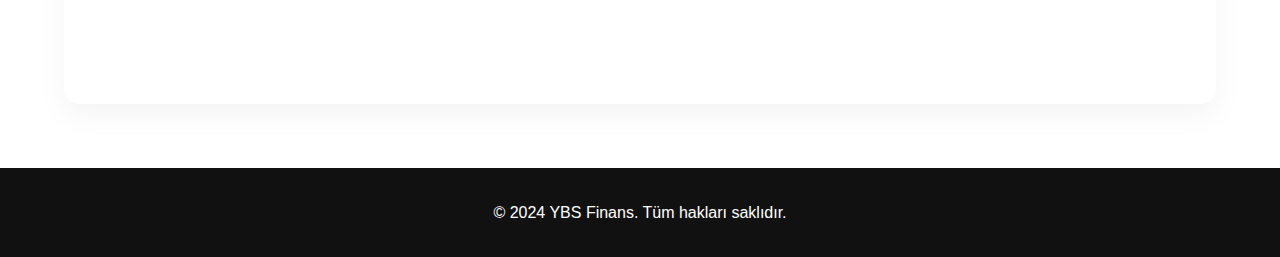
<file: iletisim.html>
<!DOCTYPE html>
<html lang="tr">
<head>
  <meta charset="UTF-8">
  <!-- Sayfanın duyarlı tasarım için viewport ayarı -->
  <meta name="viewport" content="width=device-width, initial-scale=1.0">
  <title>İletişim - YBS Finans</title>
  <!-- Font Awesome ikon kütüphanesini dahil ediyoruz -->
  <link rel="stylesheet" href="https://cdnjs.cloudflare.com/ajax/libs/font-awesome/6.5.1/css/all.min.css">
  <style>
    /* CSS değişkenleri ile renkler ve temalar tanımlanıyor */
    :root {
      --ana-renk: #007BFF; /* Birincil renk */
      --ana-renk-koyu: #0056b3; /* Birincil rengin koyu tonu */
      --ikincil-renk: #28a745; /* İkincil renk */
      --koyu-renk: #111; /* Koyu renk */
      --acik-renk: #f8f9fa; /* Açık renk */
      --yazi-renk: #333; /* Yazı rengi */
      --gecis: all 0.3s ease; /* Geçiş efekti */
    }

    /* Tüm elemanlar için genel sıfırlama */
    * {
      margin: 0;
      padding: 0;
      box-sizing: border-box;
    }

    /* Sayfa genelinde kullanılacak yazı tipi ve temel renk ayarları */
    body {
      font-family: 'Inter', -apple-system, sans-serif;
      line-height: 1.6;
      color: var(--yazi-renk); /* Genel yazı rengi */
      background-color: var(--acik-renk); /* Sayfanın arka plan rengi */
    }

    /* İçeriğin merkezlenmesi ve maksimum genişlik ayarı */
    .kapsayici {
      max-width: 1200px;
      margin: 0 auto;
      padding: 0 1.5rem;
    }

    /* Navigasyon Çubuğu Stilleri */
    .navigasyon-cubugu {
      background: var(--koyu-renk);
      padding: 1rem 0;
      position: fixed;
      width: 100%;
      top: 0;
      z-index: 1000;
      box-shadow: 0 2px 10px rgba(0,0,0,0.1);
      transition: var(--gecis);
    }

    /* Navigasyon çubuğu içerisindeki kapsayıcı stili */
    .navigasyon-cubugu .kapsayici {
      display: flex;
      justify-content: space-between;
      align-items: center;
    }

    /* Logo stili */
    .logo {
      font-size: 1.5rem;
      font-weight: 700;
      color: #fff;
      text-decoration: none;
      display: flex;
      align-items: center;
      gap: 0.5rem;
    }

    /* Logodaki ikonun rengi */
    .logo i {
      color: var(--ana-renk);
    }

    /* Navigasyon bağlantıları stili */
    .nav-links {
      display: flex;
      gap: 2rem;
      list-style: none;
    }

    /* Navigasyon bağlantılarının genel stili */
    .nav-links a {
      color: #fff;
      text-decoration: none;
      font-weight: 500;
      transition: var(--gecis);
      position: relative;
    }

    /* Navigasyon bağlantılarının altındaki çizgi efekti */
    .nav-links a::after {
      content: '';
      position: absolute;
      width: 0;
      height: 2px;
      bottom: -4px;
      left: 0;
      background-color: var(--ana-renk);
      transition: var(--gecis);
    }

    /* Hover durumunda veya aktif olan bağlantı için alt çizgi genişlemesi */
    .nav-links a:hover::after,
    .nav-links .aktif::after {
      width: 100%;
    }

    /* Başlık Bölümü Stilleri */
    .contact-hero {
      padding: 8rem 0 4rem;
      background: linear-gradient(135deg, var(--ana-renk), var(--ikincil-renk));
      color: white;
      text-align: center;
      position: relative;
      overflow: hidden;
    }

    /* Başlık bölümünün arka planına desen eklemek için */
    .contact-hero::before {
      content: '';
      position: absolute;
      top: 0;
      left: 0;
      right: 0;
      bottom: 0;
      background: url('data:image/svg+xml,<svg xmlns="http://www.w3.org/2000/svg" viewBox="0 0 100 100"><circle cx="50" cy="50" r="40" fill="none" stroke="rgba(255,255,255,0.1)" stroke-width="2"/></svg>') repeat;
      opacity: 0.4;
    }

    /* Başlık metni stili ve animasyonu */
    .contact-hero h1 {
      font-size: 3rem;
      margin-bottom: 1rem;
      font-weight: 800;
      position: relative;
    }

    /* Başlık altındaki açıklama metni stili ve animasyonu */
    .contact-hero p {
      font-size: 1.2rem;
      max-width: 600px;
      margin: 0 auto;
      position: relative;
    }

    /* İletişim Bölümü Stilleri */
    .iletisim-bolumu {
      padding: 4rem 0;
    }

    /* İletişim bölümü içindeki grid düzeni */
    .iletisim-ag {
      display: grid;
      grid-template-columns: 1fr 1fr;
      gap: 3rem;
      margin-top: 2rem;
    }

    /* İletişim Formu Stili */
    .iletisim-formu {
      background: #fff;
      padding: 2.5rem;
      border-radius: 15px;
      box-shadow: 0 10px 30px rgba(0,0,0,0.05);
      transition: var(--gecis);
    }

    /* Form grubu stili */
    .form-grubu {
      margin-bottom: 1.5rem;
    }

    /* Form etiket stili */
    .form-etiket {
      display: block;
      margin-bottom: 0.5rem;
      font-weight: 500;
      color: var(--yazi-renk);
    }

    /* Form kontrol stili */
    .form-kontrol {
      width: 100%;
      padding: 0.8rem 1rem;
      border: 2px solid #e9ecef;
      border-radius: 8px;
      transition: var(--gecis);
      font-size: 1rem;
    }

    /* Form kontrolüne odaklanıldığında border ve gölge rengi değişir */
    .form-kontrol:focus {
      outline: none;
      border-color: var(--ana-renk);
      box-shadow: 0 0 0 3px rgba(0,123,255,0.1);
    }

    /* Metin alanı için özel stil */
    textarea.form-kontrol {
      min-height: 150px;
      resize: vertical;
    }

    /* Gönder butonu stili */
    .gonder-btn {
      background: var(--ana-renk);
      color: #fff;
      padding: 1rem 2rem;
      border: none;
      border-radius: 8px;
      font-size: 1rem;
      font-weight: 600;
      cursor: pointer;
      transition: var(--gecis);
      width: 100%;
      display: flex;
      align-items: center;
      justify-content: center;
      gap: 0.5rem;
    }

    /* Buton üzerine gelindiğinde arka plan rengi koyulaşır ve hafif yukarı kayma */
    .gonder-btn:hover {
      background: var(--ana-renk-koyu);
      transform: translateY(-2px);
    }

    /* İletişim Bilgileri Stilleri */
    .iletisim-bilgileri {
      display: flex;
      flex-direction: column;
      gap: 2rem;
    }

    /* Bilgi kartı stili */
    .bilgi-karti {
      background: #fff;
      padding: 2rem;
      border-radius: 15px;
      box-shadow: 0 10px 30px rgba(0,0,0,0.05);
      transition: var(--gecis);
    }

    /* Kart üzerine gelindiğinde hafif yukarı kayma */
    .bilgi-karti:hover {
      transform: translateY(-5px);
    }

    /* Bilgi kartındaki ikon stili */
    .bilgi-karti i {
      font-size: 2rem;
      color: var(--ana-renk);
      margin-bottom: 1rem;
    }

    /* Bilgi kartı başlık stili */
    .bilgi-karti h3 {
      font-size: 1.2rem;
      margin-bottom: 0.5rem;
      color: var(--yazi-renk);
    }

    /* Bilgi kartı paragraf stili */
    .bilgi-karti p {
      color: #666;
    }

    /* Sosyal Medya Bağlantıları Stili */
    .sosyal-baglanti {
      display: flex;
      gap: 1rem;
      margin-top: 1rem;
    }

    /* Sosyal medya ikonlarının stili */
    .sosyal-baglanti a {
      display: inline-flex;
      align-items: center;
      justify-content: center;
      width: 40px;
      height: 40px;
      background: var(--acik-renk);
      border-radius: 50%;
      color: var(--ana-renk);
      text-decoration: none;
      transition: var(--gecis);
    }

    /* Sosyal medya ikonlarına gelindiğinde arka plan ve yazı rengi değişir */
    .sosyal-baglanti a:hover {
      background: var(--ana-renk);
      color: #fff;
      transform: translateY(-3px);
    }

    /* Harita Bölümü Stilleri */
    .harita-bolumu {
      padding: 4rem 0;
      background: #fff;
    }

    /* Harita kapsayıcısı stili */
    .harita-kapsayici {
      border-radius: 15px;
      overflow: hidden;
      box-shadow: 0 10px 30px rgba(0,0,0,0.05);
    }

    /* İframe stili */
    iframe {
      width: 100%;
      height: 400px;
      border: none;
    }

    /* Altbilgi (Footer) Stilleri */
    .altbilgi {
      background: var(--koyu-renk);
      color: white;
      padding: 2rem 0;
      text-align: center;
    }

    /* Medya Sorguları */
    @media (max-width: 768px) {
      /* Navigasyon bağlantılarını gizler */
      .nav-links {
        display: none;
      }

      /* Başlık bölümündeki başlık font boyutunu küçültür */
      .contact-hero h1 {
        font-size: 2.5rem;
      }

      /* Başlık altındaki paragraf font boyutunu küçültür */
      .contact-hero p {
        font-size: 1.1rem;
      }

      /* İletişim bölümü grid düzenini tek sütun haline getirir */
      .iletisim-ag {
        grid-template-columns: 1fr;
      }

      /* Yorum kartlarının paddingini küçültür */
      .bilgi-karti {
        padding: 1.5rem;
      }
    }
  </style>
</head>
<body>
  <!-- Navigasyon Çubuğu -->
  <nav class="navigasyon-cubugu">
    <div class="kapsayici">
      <!-- Logo ve ana sayfa bağlantısı -->
      <a href="index.html" class="logo">
        <i class="fas fa-dollar-sign"></i>
        YBS Finans
      </a>
      <!-- Navigasyon bağlantıları -->
      <ul class="nav-links">
        <li><a href="index.html">Ana Sayfa</a></li>
        <li><a href="hizmetler.html">Hizmetler</a></li>
        <li><a href="araclar.html">Finansal Araçlar</a></li>
        <li><a href="hakkimizda.html">Hakkımızda</a></li>
        <li><a href="iletisim.html" class="aktif">İletişim</a></li>
      </ul>
    </div>
  </nav>

  <!-- Başlık Bölümü -->
  <section class="contact-hero">
    <div class="kapsayici">
      <h1>Bizimle İletişime Geçin</h1>
      <p>Finansal hedeflerinize ulaşmak için profesyonel ekibimiz yanınızda. Sorularınız için bize ulaşın.</p>
    </div>
  </section>

  <!-- İletişim Bölümü -->
  <section class="iletisim-bolumu">
    <div class="kapsayici">
      <div class="iletisim-ag">
        <!-- İletişim Formu -->
        <div class="iletisim-formu">
          <h2>İletişim Formu</h2>
          <form id="iletisimFormu">
            <!-- Ad Soyad Girişi -->
            <div class="form-grubu">
              <label class="form-etiket">Ad Soyad</label>
              <input type="text" class="form-kontrol" required placeholder="Adınızı ve soyadınızı giriniz">
            </div>
            <!-- E-posta Girişi -->
            <div class="form-grubu">
              <label class="form-etiket">E-posta</label>
              <input type="email" class="form-kontrol" required placeholder="E-posta adresinizi giriniz">
            </div>
            <!-- Telefon Girişi -->
            <div class="form-grubu">
              <label class="form-etiket">Telefon</label>
              <input type="tel" class="form-kontrol" placeholder="Telefon numaranızı giriniz">
            </div>
            <!-- Mesaj Girişi -->
            <div class="form-grubu">
              <label class="form-etiket">Mesajınız</label>
              <textarea class="form-kontrol" required placeholder="Mesajınızı yazınız"></textarea>
            </div>
            <!-- Gönder Butonu -->
            <button type="submit" class="gonder-btn">
              <i class="fas fa-paper-plane"></i> Gönder
            </button>
          </form>
        </div>

        <!-- İletişim Bilgileri -->
        <div class="iletisim-bilgileri">
          <!-- Adres Bilgisi Kartı -->
          <div class="bilgi-karti">
            <i class="fas fa-map-marker-alt"></i>
            <h3>Adres</h3>
            <p>Başkent Üniversitesi, Bağlıca Kampüsü</p>
            <p>Ankara, Türkiye</p>
          </div>

          <!-- Telefon Bilgisi Kartı -->
          <div class="bilgi-karti">
            <i class="fas fa-phone-alt"></i>
            <h3>Telefon</h3>
            <p>+90 312 123 45 67</p>
            <p>+90 312 123 45 68</p>
          </div>

          <!-- E-posta Bilgisi Kartı -->
          <div class="bilgi-karti">
            <i class="fas fa-envelope"></i>
            <h3>E-posta</h3>
            <p>info@ybsfinans.com</p>
            <p>destek@ybsfinans.com</p>
            <!-- Sosyal Medya Bağlantıları -->
            <div class="sosyal-baglanti">
              <a href="#"><i class="fab fa-facebook-f"></i></a>
              <a href="#"><i class="fab fa-twitter"></i></a>
              <a href="#"><i class="fab fa-linkedin-in"></i></a>
              <a href="#"><i class="fab fa-instagram"></i></a>
            </div>
          </div>
        </div>
      </div>
    </div>
  </section>

  <!-- Harita Bölümü -->
  <section class="harita-bolumu">
    <div class="kapsayici">
      <div class="harita-kapsayici">
        <iframe
          src="https://www.google.com/maps/embed?pb=!1m18!1m12!1m3!1d3068.8470215587537!2d32.62233761517481!3d39.86618597942979!2m3!1f0!2f0!3f0!3m2!1i1024!2i768!4f13.1!3m3!1m2!1s0x14d3489c9d1f68b1%3A0x3171fcaaf69eeb47!2sBa%C5%9Fkent%20%C3%9Cniversitesi!5e0!3m2!1str!2str!4v1700000000000!5m2!1str!2str"
          allowfullscreen=""
          loading="lazy"
          referrerpolicy="no-referrer-when-downgrade">
        </iframe>
      </div>
    </div>
  </section>

  <!-- Altbilgi (Footer) -->
  <footer class="altbilgi">
    <div class="kapsayici">
      <p>&copy; 2024 YBS Finans. Tüm hakları saklıdır.</p>
    </div>
  </footer>

  <script>
    // Navigasyon çubuğu kaydırma efekti
    window.addEventListener("scroll", function () {
      // Navigasyon çubuğunu seçiyoruz
      const navigasyonCubugu = document.querySelector(".navigasyon-cubugu");
      // Sayfa kaydırma miktarına göre sınıf ekleme veya kaldırma
      if (window.scrollY > 50) {
        navigasyonCubugu.classList.add("kaydirildi");
      } else {
        navigasyonCubugu.classList.remove("kaydirildi");
      }
    });

    // İletişim formu gönderme işlemi
    document.getElementById("iletisimFormu").addEventListener("submit", function(event) {
      event.preventDefault(); // Formun varsayılan gönderimini engeller

      // Formdan verileri alıyoruz
      const adSoyad = this.elements[0].value;
      const email = this.elements[1].value;
      const telefon = this.elements[2].value;
      const mesaj = this.elements[3].value;

      // Basit bir doğrulama yapıyoruz
      if (adSoyad && email && mesaj) {
        alert("Mesajınız başarıyla gönderildi. Teşekkür ederiz!");
        this.reset(); // Formu sıfırlar
      } else {
        alert("Lütfen gerekli tüm alanları doldurun.");
      }
    });
  </script>
</body>
</html>
</file>
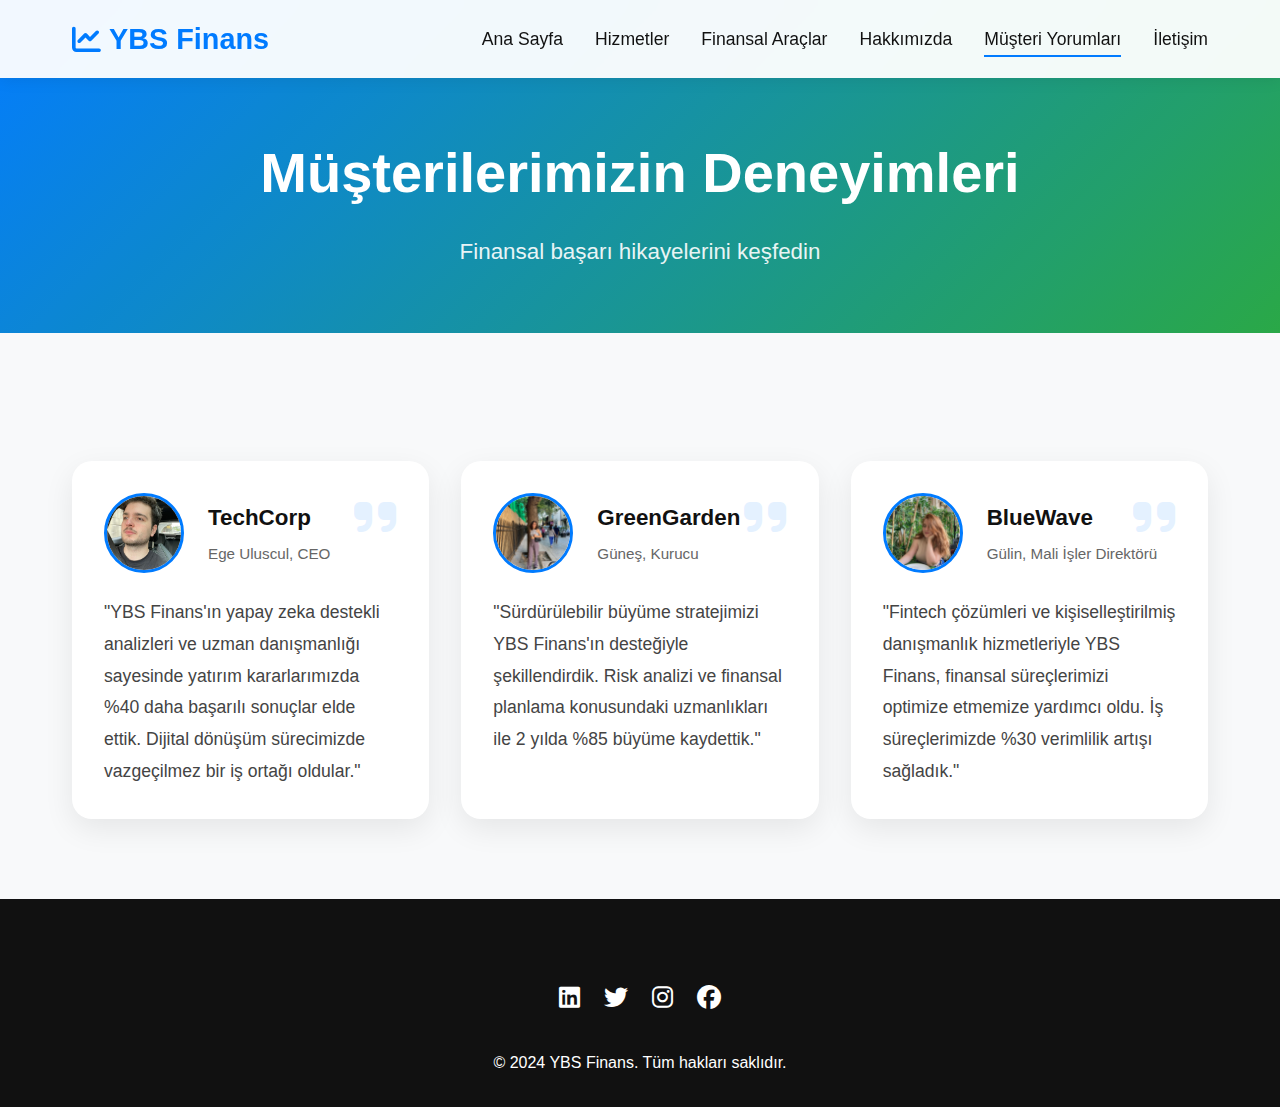
<file: referanslar.html>
<!DOCTYPE html>
<html lang="tr">
<head>
  <meta charset="UTF-8">
  <!-- Sayfanın duyarlı tasarım için viewport ayarı -->
  <meta name="viewport" content="width=device-width, initial-scale=1.0">
  <title>Müşteri Yorumları - YBS Finans</title>
  <!-- Font Awesome ikon kütüphanesini dahil ediyoruz -->
  <link rel="stylesheet" href="https://cdnjs.cloudflare.com/ajax/libs/font-awesome/6.5.1/css/all.min.css">
  <style>
    /* CSS değişkenleri ile renkler ve temalar tanımlanıyor */
    :root {
      --ana-renk: #007BFF; /* Birincil renk */
      --ikincil-renk: #28a745; /* İkincil renk */
      --koyu-renk: #111; /* Koyu renk */
      --acik-renk: #f8f9fa; /* Açık renk */
      --gecis: all 0.3s ease; /* Geçiş efekti */
    }

    /* Tüm elemanlar için genel sıfırlama */
    * {
      margin: 0;
      padding: 0;
      box-sizing: border-box;
    }

    /* Sayfa genelinde kullanılacak yazı tipi ve temel renk ayarları */
    body {
      font-family: 'Inter', -apple-system, sans-serif;
      line-height: 1.6;
      background: var(--acik-renk); /* Sayfanın arka plan rengi */
      color: #333; /* Genel yazı rengi */
    }

    /* İçeriğin merkezlenmesi ve maksimum genişlik ayarı */
    .kapsayici {
      max-width: 1200px;
      margin: 0 auto;
      padding: 0 2rem;
    }

    /* Navigasyon Çubuğu Stilleri */
    .navigasyon-cubugu {
      background: rgba(255, 255, 255, 0.95);
      backdrop-filter: blur(10px);
      position: fixed;
      width: 100%;
      top: 0;
      z-index: 1000;
      padding: 1rem 0;
      box-shadow: 0 2px 15px rgba(0, 0, 0, 0.08);
      transition: var(--gecis);
    }

    /* Navigasyon çubuğu içerisindeki kapsayıcı stili */
    .navigasyon-cubugu .kapsayici {
      display: flex;
      justify-content: space-between;
      align-items: center;
    }

    /* Logo stili */
    .logo {
      font-size: 1.8rem;
      font-weight: 700;
      color: var(--ana-renk);
      text-decoration: none;
      display: flex;
      align-items: center;
      gap: 0.5rem;
    }

    /* Navigasyon bağlantıları stili */
    .navigasyon-baglanti {
      display: flex;
      gap: 2rem;
      list-style: none;
    }

    /* Navigasyon bağlantılarının genel stili */
    .navigasyon-baglanti a {
      color: var(--koyu-renk);
      text-decoration: none;
      font-weight: 500;
      font-size: 1.1rem;
      padding: 0.5rem 0;
      position: relative;
      transition: var(--gecis);
    }

    /* Navigasyon bağlantılarının altındaki çizgi efekti */
    .navigasyon-baglanti a::after {
      content: '';
      position: absolute;
      bottom: 0;
      left: 0;
      width: 0;
      height: 2px;
      background: var(--ana-renk);
      transition: var(--gecis);
    }

    /* Hover durumunda veya aktif olan bağlantı için alt çizgi genişlemesi */
    .navigasyon-baglanti a:hover::after,
    .navigasyon-baglanti .aktif::after {
      width: 100%;
    }

    /* Başlık Bölümü Stilleri */
    .hero {
      padding: 8rem 0 4rem;
      background: linear-gradient(135deg, var(--ana-renk), var(--ikincil-renk));
      color: white;
      text-align: center;
      position: relative;
      overflow: hidden;
    }

    /* Başlık bölümünün arka planına desen eklemek için */
    .hero::before {
      content: '';
      position: absolute;
      top: 0;
      left: 0;
      width: 100%;
      height: 100%;
      background: url('data:image/svg+xml,<svg xmlns="http://www.w3.org/2000/svg" viewBox="0 0 100 100"><rect fill="rgba(255,255,255,0.1)" x="0" y="0" width="100" height="100"/></svg>') repeat;
      opacity: 0.1;
    }

    /* Başlık metni stili ve animasyonu */
    .hero h1 {
      font-size: 3.5rem;
      margin-bottom: 1rem;
      font-weight: 800;
      animation: fadeInUp 0.8s ease;
    }

    /* Başlık altındaki açıklama metni stili ve animasyonu */
    .hero p {
      font-size: 1.4rem;
      opacity: 0.9;
      max-width: 600px;
      margin: 0 auto;
      animation: fadeInUp 1s ease;
    }

    /* Yorumlar Bölümü Stilleri */
    .yorumlar {
      padding: 5rem 0;
    }

    /* Yorumlar bölümü içindeki grid düzeni */
    .yorumlar-ag {
      display: grid;
      grid-template-columns: repeat(auto-fit, minmax(300px, 1fr));
      gap: 2rem;
      margin-top: 3rem;
    }

    /* Her bir yorum kartının genel stili */
    .yorum-karti {
      background: white;
      border-radius: 20px;
      padding: 2rem;
      box-shadow: 0 10px 30px rgba(0, 0, 0, 0.08);
      transition: var(--gecis);
      position: relative;
    }

    /* Kart üzerine gelindiğinde hafif yukarı kayma ve gölge efekti */
    .yorum-karti:hover {
      transform: translateY(-10px);
      box-shadow: 0 15px 40px rgba(0, 0, 0, 0.12);
    }

    /* Yorum kartının başlık kısmı stili */
    .yorum-basligi {
      display: flex;
      align-items: center;
      gap: 1.5rem;
      margin-bottom: 1.5rem;
    }

    /* Yorum kartındaki resmin stili */
    .yorum-resmi {
      width: 80px;
      height: 80px;
      border-radius: 50%;
      object-fit: cover;
      border: 3px solid var(--ana-renk);
    }

    /* Yorum bilgisi kısmının stili */
    .yorum-bilgisi h3 {
      font-size: 1.4rem;
      color: var(--koyu-renk);
      margin-bottom: 0.3rem;
    }

    /* Yorum bilgisi içindeki pozisyon veya unvan stili */
    .yorum-bilgisi span {
      color: #666;
      font-size: 0.95rem;
    }

    /* Yorum içeriğinin stili */
    .yorum-icerik {
      font-size: 1.1rem;
      color: #444;
      line-height: 1.8;
    }

    /* Yorumda kullanılan alıntı işareti stili */
    .yorum-alinti {
      position: absolute;
      top: 2rem;
      right: 2rem;
      font-size: 3rem;
      color: var(--ana-renk);
      opacity: 0.1;
    }

    /* Altbilgi (Footer) Stilleri */
    .altbilgi {
      background: var(--koyu-renk);
      color: white;
      padding: 3rem 0 2rem;
    }

    /* Altbilgi içeriğinin merkezi hizalanması */
    .altbilgi-icerik {
      text-align: center;
    }

    /* Sosyal medya bağlantıları stili */
    .sosyal-baglanti {
      display: flex;
      justify-content: center;
      gap: 1.5rem;
      margin: 2rem 0;
    }

    /* Sosyal medya ikonlarının stili */
    .sosyal-baglanti a {
      color: white;
      font-size: 1.5rem;
      transition: var(--gecis);
    }

    /* Sosyal medya ikonlarına gelindiğinde renk ve hareket efekti */
    .sosyal-baglanti a:hover {
      color: var(--ana-renk);
      transform: translateY(-3px);
    }

    /* Animasyon tanımları */
    @keyframes fadeInUp {
      from {
        opacity: 0;
        transform: translateY(20px);
      }
      to {
        opacity: 1;
        transform: translateY(0);
      }
    }

    /* Duyarlı Tasarım için medya sorguları */
    @media (max-width: 768px) {
      /* Başlık bölümündeki başlık font boyutunu küçültür */
      .hero h1 {
        font-size: 2.5rem;
      }

      /* Başlık altındaki paragraf font boyutunu küçültür */
      .hero p {
        font-size: 1.1rem;
      }

      /* Navigasyon bağlantılarını gizler */
      .navigasyon-baglanti {
        display: none;
      }

      /* Mobil menü butonunu gösterir */
      .mobil-menu-butonu {
        display: block;
      }

      /* Yorum kartlarının paddingini küçültür */
      .yorum-karti {
        padding: 1.5rem;
      }
    }
  </style>
</head>
<body>
  <!-- Navigasyon Çubuğu -->
  <nav class="navigasyon-cubugu">
    <div class="kapsayici navigasyon-kapsayici">
      <!-- Logo ve ana sayfa bağlantısı -->
      <a href="index.html" class="logo">
        <i class="fas fa-chart-line"></i>
        YBS Finans
      </a>
      <!-- Navigasyon bağlantıları -->
      <ul class="navigasyon-baglanti">
        <li><a href="index.html">Ana Sayfa</a></li>
        <li><a href="hizmetler.html">Hizmetler</a></li>
        <li><a href="araclar.html">Finansal Araçlar</a></li>
        <li><a href="hakkimizda.html">Hakkımızda</a></li>
        <li><a href="referanslar.html" class="aktif">Müşteri Yorumları</a></li>
        <li><a href="iletisim.html">İletişim</a></li>
      </ul>
    </div>
  </nav>

  <!-- Başlık Bölümü -->
  <section class="hero">
    <div class="kapsayici">
      <h1>Müşterilerimizin Deneyimleri</h1>
      <p>Finansal başarı hikayelerini keşfedin</p>
    </div>
  </section>

  <!-- Müşteri Yorumları Bölümü -->
  <section class="yorumlar">
    <div class="kapsayici">
      <div class="yorumlar-ag">
        <!-- Yorum Kartı 1 -->
        <div class="yorum-karti">
          <!-- Alıntı işareti -->
          <i class="fas fa-quote-right yorum-alinti"></i>
          <!-- Yorum Başlığı ve Resmi -->
          <div class="yorum-basligi">
            <img src="img/ege.jpeg" alt="Ege Uluscul" class="yorum-resmi">
            <div class="yorum-bilgisi">
              <h3>TechCorp</h3>
              <span>Ege Uluscul, CEO</span>
            </div>
          </div>
          <!-- Yorum İçeriği -->
          <p class="yorum-icerik">
            "YBS Finans'ın yapay zeka destekli analizleri ve uzman danışmanlığı sayesinde yatırım kararlarımızda %40 daha başarılı sonuçlar elde ettik. Dijital dönüşüm sürecimizde vazgeçilmez bir iş ortağı oldular."
          </p>
        </div>

        <!-- Yorum Kartı 2 -->
        <div class="yorum-karti">
          <!-- Alıntı işareti -->
          <i class="fas fa-quote-right yorum-alinti"></i>
          <!-- Yorum Başlığı ve Resmi -->
          <div class="yorum-basligi">
            <img src="img/gunes.jpeg" alt="Güneş" class="yorum-resmi">
            <div class="yorum-bilgisi">
              <h3>GreenGarden</h3>
              <span>Güneş, Kurucu</span>
            </div>
          </div>
          <!-- Yorum İçeriği -->
          <p class="yorum-icerik">
            "Sürdürülebilir büyüme stratejimizi YBS Finans'ın desteğiyle şekillendirdik. Risk analizi ve finansal planlama konusundaki uzmanlıkları ile 2 yılda %85 büyüme kaydettik."
          </p>
        </div>

        <!-- Yorum Kartı 3 -->
        <div class="yorum-karti">
          <!-- Alıntı işareti -->
          <i class="fas fa-quote-right yorum-alinti"></i>
          <!-- Yorum Başlığı ve Resmi -->
          <div class="yorum-basligi">
            <img src="img/gulin.jpeg" alt="Gülin" class="yorum-resmi">
            <div class="yorum-bilgisi">
              <h3>BlueWave</h3>
              <span>Gülin, Mali İşler Direktörü</span>
            </div>
          </div>
          <!-- Yorum İçeriği -->
          <p class="yorum-icerik">
            "Fintech çözümleri ve kişiselleştirilmiş danışmanlık hizmetleriyle YBS Finans, finansal süreçlerimizi optimize etmemize yardımcı oldu. İş süreçlerimizde %30 verimlilik artışı sağladık."
          </p>
        </div>
      </div>
    </div>
  </section>

  <!-- Altbilgi (Footer) -->
  <footer class="altbilgi">
    <div class="kapsayici altbilgi-icerik">
      <!-- Sosyal Medya Bağlantıları -->
      <div class="sosyal-baglanti">
        <a href="#"><i class="fab fa-linkedin"></i></a>
        <a href="#"><i class="fab fa-twitter"></i></a>
        <a href="#"><i class="fab fa-instagram"></i></a>
        <a href="#"><i class="fab fa-facebook"></i></a>
      </div>
      <!-- Telif Hakkı Bilgisi -->
      <p>&copy; 2024 YBS Finans. Tüm hakları saklıdır.</p>
    </div>
  </footer>

  <script>
    // Navigasyon çubuğu kaydırma efekti
    window.addEventListener("scroll", function () {
      // Navigasyon çubuğunu seçiyoruz
      const navigasyonCubugu = document.querySelector(".navigasyon-cubugu");
      // Sayfa kaydırma miktarına göre sınıf ekleme veya kaldırma
      if (window.scrollY > 50) {
        navigasyonCubugu.classList.add("kaydirildi");
      } else {
        navigasyonCubugu.classList.remove("kaydirildi");
      }
    });
  </script>
</body>
</html>
</file>
